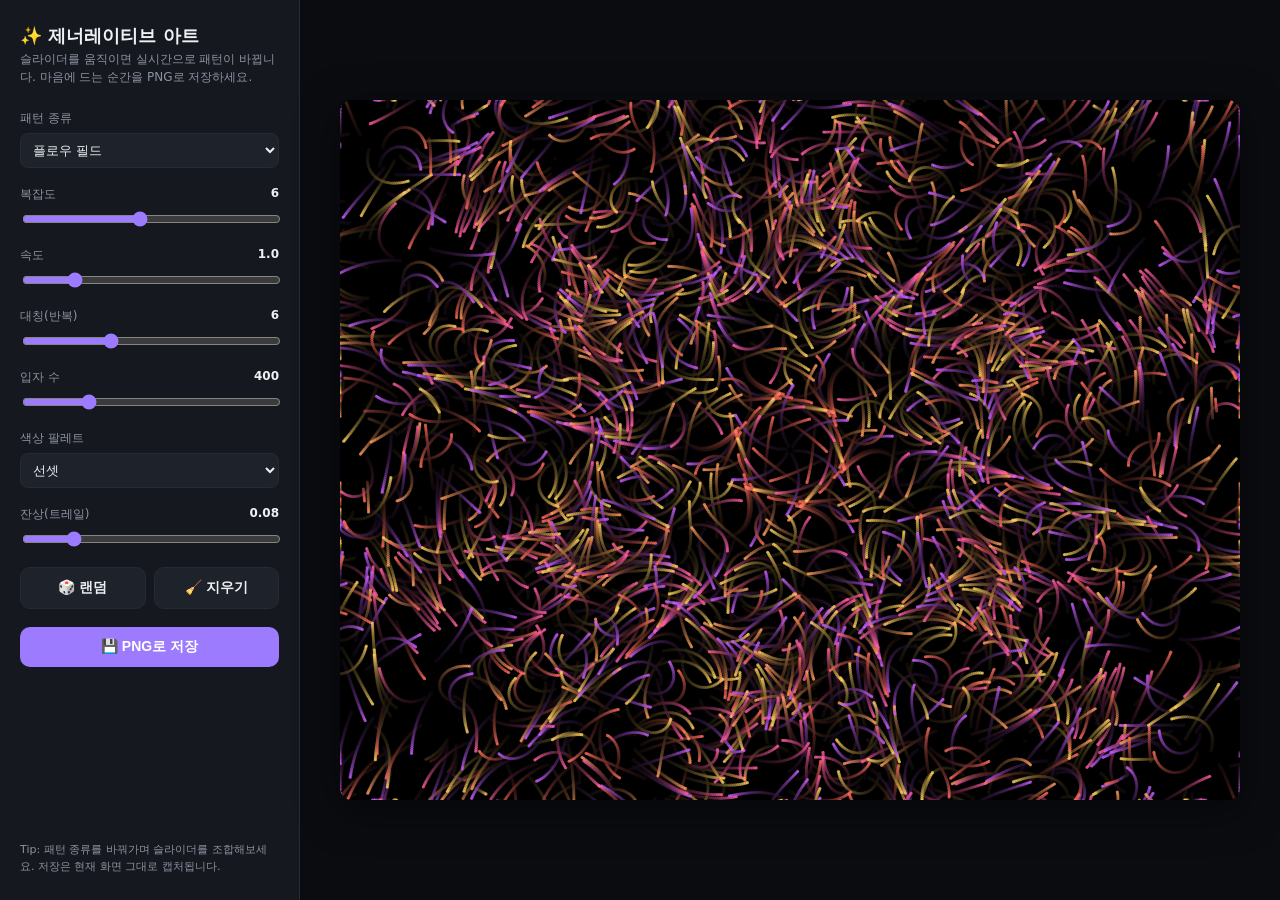
<file: art-playground/index.html>
<!DOCTYPE html>
<html lang="ko">
<head>
<meta charset="UTF-8">
<meta name="viewport" content="width=device-width, initial-scale=1.0">
<title>제너레이티브 아트 플레이그라운드</title>
<style>
  :root{
    --bg:#0b0c10; --panel:#16181f; --border:#262a35; --text:#eef0f3; --sub:#8b93a1;
    --accent:#9d7bff;
  }
  *{box-sizing:border-box;}
  body{
    margin:0; font-family:'Segoe UI',system-ui,-apple-system,sans-serif;
    background:var(--bg); color:var(--text); display:flex; min-height:100vh;
  }
  .side{
    width:300px; flex-shrink:0; background:var(--panel); border-right:1px solid var(--border);
    padding:24px 20px; display:flex; flex-direction:column; gap:18px; overflow-y:auto;
  }
  h1{ font-size:18px; margin:0 0 2px; }
  .sub{ color:var(--sub); font-size:12px; margin-bottom:6px; line-height:1.5; }
  .field{ display:flex; flex-direction:column; gap:6px; }
  .field label{ font-size:12px; color:var(--sub); display:flex; justify-content:space-between; }
  .field label span.val{ color:var(--text); font-weight:600; }
  input[type=range]{ width:100%; accent-color:var(--accent); }
  select{
    background:#1e222b; color:var(--text); border:1px solid var(--border); border-radius:8px;
    padding:8px; font-size:13px;
  }
  .btn{
    border:none; border-radius:10px; padding:11px; font-size:14px; font-weight:600; cursor:pointer;
    background:var(--accent); color:#fff; transition:.15s;
  }
  .btn:hover{ filter:brightness(1.12); }
  .btn.secondary{ background:#1e222b; color:var(--text); border:1px solid var(--border); }
  .row{ display:flex; gap:8px; }
  .row .btn{ flex:1; }
  .canvas-wrap{ flex:1; display:flex; align-items:center; justify-content:center; padding:20px; }
  canvas{ background:#000; border-radius:12px; box-shadow:0 10px 40px rgba(0,0,0,.5); max-width:100%; max-height:calc(100vh - 40px); }
  .footer-note{ font-size:11px; color:var(--sub); margin-top:auto; line-height:1.6; }
</style>
</head>
<body>
  <div class="side">
    <div>
      <h1>✨ 제너레이티브 아트</h1>
      <div class="sub">슬라이더를 움직이면 실시간으로 패턴이 바뀝니다. 마음에 드는 순간을 PNG로 저장하세요.</div>
    </div>

    <div class="field">
      <label>패턴 종류</label>
      <select id="patternType">
        <option value="flowfield">플로우 필드</option>
        <option value="spiro">스피로그래프</option>
        <option value="orbit">궤도 입자</option>
      </select>
    </div>

    <div class="field">
      <label>복잡도 <span class="val" id="complexityVal">6</span></label>
      <input type="range" id="complexity" min="1" max="12" value="6">
    </div>
    <div class="field">
      <label>속도 <span class="val" id="speedVal">1.0</span></label>
      <input type="range" id="speed" min="1" max="50" value="10">
    </div>
    <div class="field">
      <label>대칭(반복) <span class="val" id="symmetryVal">6</span></label>
      <input type="range" id="symmetry" min="1" max="16" value="6">
    </div>
    <div class="field">
      <label>입자 수 <span class="val" id="countVal">400</span></label>
      <input type="range" id="count" min="50" max="1500" value="400">
    </div>
    <div class="field">
      <label>색상 팔레트</label>
      <select id="palette">
        <option value="sunset">선셋</option>
        <option value="neon">네온</option>
        <option value="ice">아이스</option>
        <option value="mono">모노크롬</option>
        <option value="rainbow">레인보우</option>
      </select>
    </div>
    <div class="field">
      <label>잔상(트레일) <span class="val" id="trailVal">0.08</span></label>
      <input type="range" id="trail" min="1" max="40" value="8">
    </div>

    <div class="row">
      <button class="btn secondary" id="randomizeBtn">🎲 랜덤</button>
      <button class="btn secondary" id="clearBtn">🧹 지우기</button>
    </div>
    <button class="btn" id="saveBtn">💾 PNG로 저장</button>

    <div class="footer-note">Tip: 패턴 종류를 바꿔가며 슬라이더를 조합해보세요. 저장은 현재 화면 그대로 캡처됩니다.</div>
  </div>

  <div class="canvas-wrap">
    <canvas id="cv" width="900" height="700"></canvas>
  </div>

<script>
const canvas = document.getElementById('cv');
const ctx = canvas.getContext('2d');
const W = canvas.width, H = canvas.height;

const els = {
  patternType: document.getElementById('patternType'),
  complexity: document.getElementById('complexity'),
  speed: document.getElementById('speed'),
  symmetry: document.getElementById('symmetry'),
  count: document.getElementById('count'),
  palette: document.getElementById('palette'),
  trail: document.getElementById('trail'),
};
const vals = {
  complexityVal: document.getElementById('complexityVal'),
  speedVal: document.getElementById('speedVal'),
  symmetryVal: document.getElementById('symmetryVal'),
  countVal: document.getElementById('countVal'),
  trailVal: document.getElementById('trailVal'),
};

function updateLabels(){
  vals.complexityVal.textContent = els.complexity.value;
  vals.speedVal.textContent = (els.speed.value/10).toFixed(1);
  vals.symmetryVal.textContent = els.symmetry.value;
  vals.countVal.textContent = els.count.value;
  vals.trailVal.textContent = (els.trail.value/100).toFixed(2);
}
Object.values(els).forEach(el=>el.addEventListener('input', updateLabels));
updateLabels();

const palettes = {
  sunset: ['#ff6b5e','#ff9d5e','#ffd15e','#ff5ea0','#c85eff'],
  neon:   ['#39ff14','#00f0ff','#ff00e6','#ffe600','#ff003c'],
  ice:    ['#a0e8ff','#5ec8ff','#8fb8ff','#e0f7ff','#4fa8ff'],
  mono:   ['#ffffff','#cccccc','#999999','#666666','#e8e8e8'],
  rainbow:['#ff0000','#ff9900','#ffee00','#33ff00','#00c3ff','#7700ff','#ff00c8'],
};
function pickColor(){
  const p = palettes[els.palette.value];
  return p[Math.floor(Math.random()*p.length)];
}

let t = 0;
let particles = [];

function initParticles(){
  const n = parseInt(els.count.value,10);
  particles = [];
  for(let i=0;i<n;i++){
    particles.push({
      x: Math.random()*W, y: Math.random()*H,
      a: Math.random()*Math.PI*2,
      hueOffset: Math.random(),
      color: pickColor(),
      orbitR: 20+Math.random()*250,
      orbitA: Math.random()*Math.PI*2,
      orbitSpeed: (Math.random()-0.5)*0.02,
    });
  }
}
initParticles();
els.count.addEventListener('change', initParticles);
els.palette.addEventListener('change', ()=>{ particles.forEach(p=>p.color = pickColor()); });

function noise(x,y,tt){
  return Math.sin(x*0.01 + tt) + Math.cos(y*0.013 - tt*1.3) + Math.sin((x+y)*0.007 + tt*0.7);
}

function drawFlowField(){
  const complexity = parseInt(els.complexity.value,10);
  const speed = parseInt(els.speed.value,10)/10;
  const sym = parseInt(els.symmetry.value,10);
  ctx.save();
  particles.forEach(p=>{
    const angle = noise(p.x*complexity*0.1, p.y*complexity*0.1, t) * Math.PI;
    p.x += Math.cos(angle)*speed*2;
    p.y += Math.sin(angle)*speed*2;
    if(p.x<0)p.x=W; if(p.x>W)p.x=0; if(p.y<0)p.y=H; if(p.y>H)p.y=0;

    for(let s=0;s<sym;s++){
      const ang = (Math.PI*2/sym)*s;
      const cx = W/2, cy = H/2;
      const dx = p.x-cx, dy = p.y-cy;
      const rx = dx*Math.cos(ang)-dy*Math.sin(ang);
      const ry = dx*Math.sin(ang)+dy*Math.cos(ang);
      ctx.fillStyle = p.color;
      ctx.globalAlpha = 0.8;
      ctx.beginPath();
      ctx.arc(cx+rx, cy+ry, 1.6, 0, Math.PI*2);
      ctx.fill();
    }
  });
  ctx.restore();
}

function drawSpiro(){
  const complexity = parseInt(els.complexity.value,10);
  const speed = parseInt(els.speed.value,10)/10;
  const sym = parseInt(els.symmetry.value,10);
  const cx=W/2, cy=H/2;
  const R = 180, r = 40 + complexity*8, d = 60 + (complexity%7)*10;
  ctx.save();
  for(let s=0;s<sym;s++){
    const phase = (Math.PI*2/sym)*s;
    const angle = t*speed + phase;
    const x = (R-r)*Math.cos(angle) + d*Math.cos(((R-r)/r)*angle);
    const y = (R-r)*Math.sin(angle) - d*Math.sin(((R-r)/r)*angle);
    ctx.fillStyle = pickColor();
    ctx.globalAlpha = 0.9;
    ctx.beginPath();
    ctx.arc(cx+x, cy+y, 2.2, 0, Math.PI*2);
    ctx.fill();
  }
  ctx.restore();
}

function drawOrbit(){
  const speed = parseInt(els.speed.value,10)/10;
  const sym = parseInt(els.symmetry.value,10);
  const cx=W/2, cy=H/2;
  ctx.save();
  particles.forEach(p=>{
    p.orbitA += p.orbitSpeed*speed;
    const x = Math.cos(p.orbitA)*p.orbitR;
    const y = Math.sin(p.orbitA)*p.orbitR*0.6;
    for(let s=0;s<sym;s++){
      const ang = (Math.PI*2/sym)*s;
      const rx = x*Math.cos(ang)-y*Math.sin(ang);
      const ry = x*Math.sin(ang)+y*Math.cos(ang);
      ctx.fillStyle = p.color;
      ctx.globalAlpha = 0.85;
      ctx.beginPath();
      ctx.arc(cx+rx, cy+ry, 1.8, 0, Math.PI*2);
      ctx.fill();
    }
  });
  ctx.restore();
}

function frame(){
  const trail = parseInt(els.trail.value,10)/100;
  ctx.fillStyle = `rgba(0,0,0,${trail})`;
  ctx.fillRect(0,0,W,H);

  const mode = els.patternType.value;
  if(mode==='flowfield') drawFlowField();
  else if(mode==='spiro') drawSpiro();
  else drawOrbit();

  t += 0.01;
  requestAnimationFrame(frame);
}
frame();

document.getElementById('randomizeBtn').addEventListener('click', ()=>{
  els.complexity.value = 1+Math.floor(Math.random()*12);
  els.speed.value = 1+Math.floor(Math.random()*50);
  els.symmetry.value = 1+Math.floor(Math.random()*16);
  els.trail.value = 1+Math.floor(Math.random()*40);
  const types=['flowfield','spiro','orbit'];
  els.patternType.value = types[Math.floor(Math.random()*types.length)];
  const pals = Object.keys(palettes);
  els.palette.value = pals[Math.floor(Math.random()*pals.length)];
  particles.forEach(p=>p.color = pickColor());
  updateLabels();
});

document.getElementById('clearBtn').addEventListener('click', ()=>{
  ctx.fillStyle = '#000';
  ctx.fillRect(0,0,W,H);
});

document.getElementById('saveBtn').addEventListener('click', ()=>{
  const link = document.createElement('a');
  link.download = `generative-art-${Date.now()}.png`;
  link.href = canvas.toDataURL('image/png');
  link.click();
});
</script>
</body>
</html>
</file>
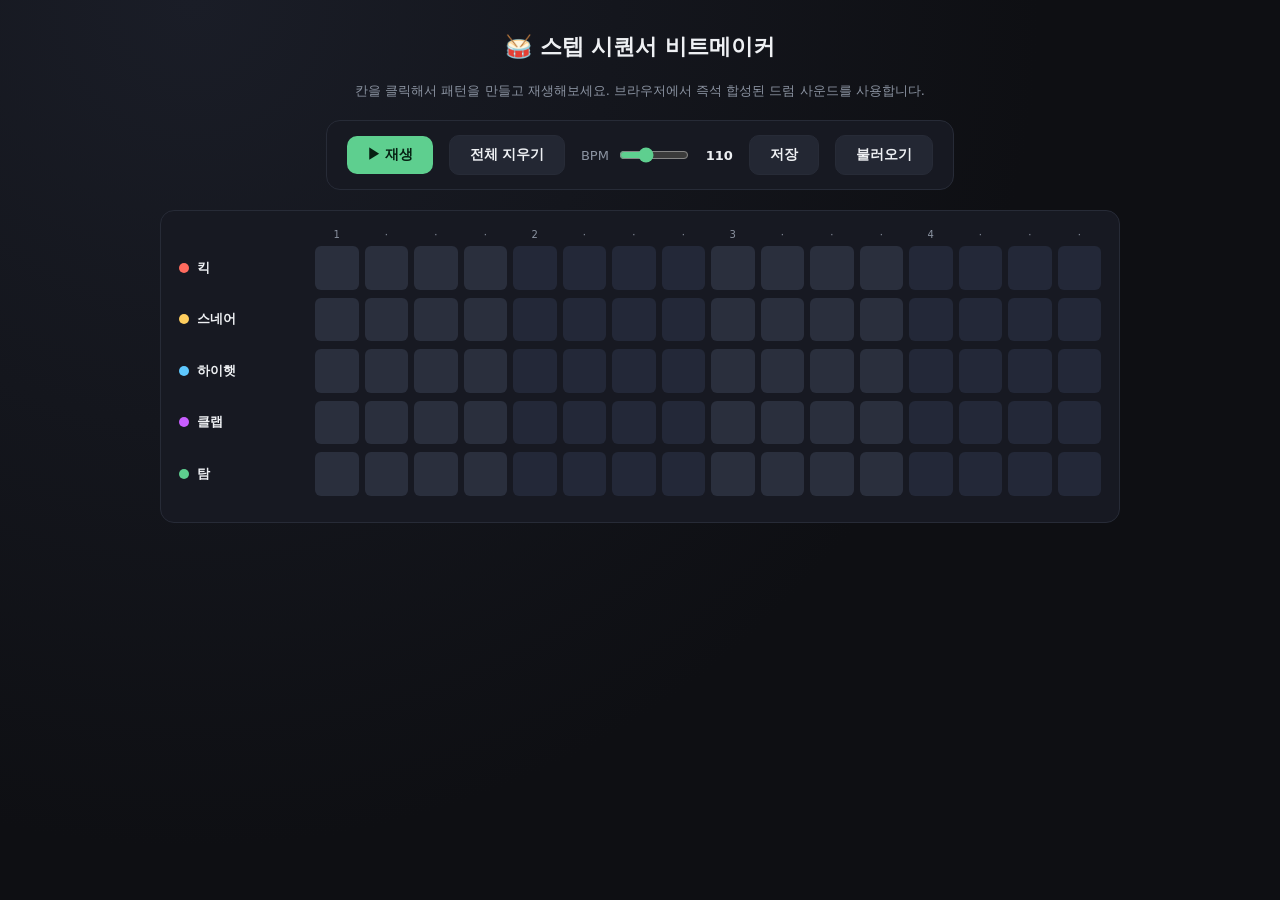
<file: beat-sequencer/index.html>
<!DOCTYPE html>
<html lang="ko">
<head>
<meta charset="UTF-8">
<meta name="viewport" content="width=device-width, initial-scale=1.0">
<title>스텝 시퀀서 비트메이커</title>
<style>
  :root{
    --bg:#0e0f13; --panel:#171922; --border:#272b37; --text:#eef0f3; --sub:#8b93a1;
    --accent:#5ecf8f; --beat:#2a2f3d;
  }
  *{box-sizing:border-box;}
  body{
    margin:0; font-family:'Segoe UI',system-ui,-apple-system,sans-serif;
    background:radial-gradient(circle at 15% 0%, #1a1d27, #0e0f13 60%);
    color:var(--text); min-height:100vh; display:flex; flex-direction:column; align-items:center;
    padding:32px 16px; gap:20px;
  }
  h1{ margin:0; font-size:22px; }
  .sub{ color:var(--sub); font-size:13px; text-align:center; }

  .transport{ display:flex; align-items:center; gap:16px; background:var(--panel); border:1px solid var(--border); border-radius:14px; padding:14px 20px; flex-wrap:wrap; justify-content:center; }
  .btn{ border:none; border-radius:10px; padding:10px 20px; font-size:14px; font-weight:700; cursor:pointer; background:var(--accent); color:#062012; }
  .btn:hover{ filter:brightness(1.1); }
  .btn.secondary{ background:#232733; color:var(--text); border:1px solid var(--border); }
  .bpm-field{ display:flex; align-items:center; gap:8px; font-size:13px; color:var(--sub); }
  .bpm-field input{ width:70px; accent-color:var(--accent); }
  .bpm-field b{ color:var(--text); min-width:34px; display:inline-block; text-align:right; }

  .sequencer{ width:100%; max-width:960px; background:var(--panel); border:1px solid var(--border); border-radius:14px; padding:18px; overflow-x:auto; }
  .track-row{ display:grid; grid-template-columns:130px repeat(16, 1fr); gap:6px; align-items:center; margin-bottom:8px; }
  .track-name{ font-size:13px; font-weight:600; display:flex; align-items:center; gap:8px; }
  .track-name .dot{ width:10px; height:10px; border-radius:50%; }
  .step{
    aspect-ratio:1/1; border-radius:6px; background:var(--beat); cursor:pointer; border:1px solid transparent;
    transition:.1s;
  }
  .step:hover{ filter:brightness(1.3); }
  .step.on{ box-shadow:0 0 0 1px rgba(255,255,255,.15) inset; }
  .step.group-alt{ background:#232838; }
  .step.playing{ outline:2px solid #fff; outline-offset:-2px; }
  .vol{ width:60px; accent-color:var(--accent); }

  .beat-markers{ display:grid; grid-template-columns:130px repeat(16,1fr); gap:6px; margin-bottom:6px; }
  .beat-markers span{ text-align:center; font-size:10px; color:var(--sub); }

  .patterns{ display:flex; gap:8px; flex-wrap:wrap; justify-content:center; }
</style>
</head>
<body>
  <h1>🥁 스텝 시퀀서 비트메이커</h1>
  <div class="sub">칸을 클릭해서 패턴을 만들고 재생해보세요. 브라우저에서 즉석 합성된 드럼 사운드를 사용합니다.</div>

  <div class="transport">
    <button class="btn" id="playBtn">▶ 재생</button>
    <button class="btn secondary" id="clearBtn">전체 지우기</button>
    <div class="bpm-field">BPM <input type="range" id="bpm" min="60" max="200" value="110"> <b id="bpmVal">110</b></div>
    <button class="btn secondary" id="saveBtn">저장</button>
    <button class="btn secondary" id="loadBtn">불러오기</button>
  </div>

  <div class="sequencer">
    <div class="beat-markers" id="markers"></div>
    <div id="tracks"></div>
  </div>

<script>
const STEPS = 16;
const TRACKS = [
  { id:'kick',  name:'킥',   color:'#ff6b5e' },
  { id:'snare', name:'스네어', color:'#ffce5e' },
  { id:'hihat', name:'하이햇', color:'#5ec8ff' },
  { id:'clap',  name:'클랩',  color:'#c85eff' },
  { id:'tom',   name:'탐',   color:'#5ecf8f' },
];

let pattern = {};
TRACKS.forEach(t=> pattern[t.id] = Array(STEPS).fill(false));
let volumes = {}; TRACKS.forEach(t=> volumes[t.id]=0.8);

const tracksEl = document.getElementById('tracks');
const markersEl = document.getElementById('markers');

// markers row
const cornerSpacer = document.createElement('span'); cornerSpacer.textContent='';
markersEl.appendChild(cornerSpacer);
for(let i=0;i<STEPS;i++){
  const s = document.createElement('span');
  s.textContent = (i%4===0) ? (i/4+1) : '·';
  markersEl.appendChild(s);
}

function buildUI(){
  TRACKS.forEach(track=>{
    const row = document.createElement('div');
    row.className = 'track-row';

    const nameCell = document.createElement('div');
    nameCell.className = 'track-name';
    nameCell.innerHTML = `<span class="dot" style="background:${track.color}"></span>${track.name}`;
    row.appendChild(nameCell);

    for(let i=0;i<STEPS;i++){
      const step = document.createElement('div');
      step.className = 'step' + (Math.floor(i/4)%2===1 ? ' group-alt':'');
      step.dataset.track = track.id;
      step.dataset.index = i;
      step.addEventListener('click', ()=>{
        pattern[track.id][i] = !pattern[track.id][i];
        step.classList.toggle('on');
        step.style.background = pattern[track.id][i] ? track.color : (Math.floor(i/4)%2===1 ? '#232838' : '#2a2f3d');
      });
      row.appendChild(step);
    }
    tracksEl.appendChild(row);
  });
}
buildUI();

// --- Audio synthesis ---
let audioCtx = null;
function ctx(){
  if(!audioCtx) audioCtx = new (window.AudioContext||window.webkitAudioContext)();
  return audioCtx;
}

function playKick(time, vol){
  const c = ctx();
  const o = c.createOscillator();
  const g = c.createGain();
  o.connect(g); g.connect(c.destination);
  o.frequency.setValueAtTime(150, time);
  o.frequency.exponentialRampToValueAtTime(40, time+0.15);
  g.gain.setValueAtTime(vol, time);
  g.gain.exponentialRampToValueAtTime(0.001, time+0.35);
  o.start(time); o.stop(time+0.36);
}
function playSnare(time, vol){
  const c = ctx();
  const bufferSize = c.sampleRate*0.2;
  const buffer = c.createBuffer(1, bufferSize, c.sampleRate);
  const data = buffer.getChannelData(0);
  for(let i=0;i<bufferSize;i++) data[i] = Math.random()*2-1;
  const noise = c.createBufferSource(); noise.buffer = buffer;
  const noiseFilter = c.createBiquadFilter(); noiseFilter.type='highpass'; noiseFilter.frequency.value=1000;
  const noiseGain = c.createGain();
  noise.connect(noiseFilter); noiseFilter.connect(noiseGain); noiseGain.connect(c.destination);
  noiseGain.gain.setValueAtTime(vol, time);
  noiseGain.gain.exponentialRampToValueAtTime(0.001, time+0.2);

  const o = c.createOscillator(); const og = c.createGain();
  o.type='triangle'; o.frequency.value=180;
  o.connect(og); og.connect(c.destination);
  og.gain.setValueAtTime(vol*0.6, time);
  og.gain.exponentialRampToValueAtTime(0.001, time+0.12);

  noise.start(time); noise.stop(time+0.2);
  o.start(time); o.stop(time+0.12);
}
function playHihat(time, vol){
  const c = ctx();
  const bufferSize = c.sampleRate*0.05;
  const buffer = c.createBuffer(1, bufferSize, c.sampleRate);
  const data = buffer.getChannelData(0);
  for(let i=0;i<bufferSize;i++) data[i] = Math.random()*2-1;
  const noise = c.createBufferSource(); noise.buffer = buffer;
  const filter = c.createBiquadFilter(); filter.type='highpass'; filter.frequency.value=7000;
  const gain = c.createGain();
  noise.connect(filter); filter.connect(gain); gain.connect(c.destination);
  gain.gain.setValueAtTime(vol*0.5, time);
  gain.gain.exponentialRampToValueAtTime(0.001, time+0.05);
  noise.start(time); noise.stop(time+0.05);
}
function playClap(time, vol){
  const c = ctx();
  for(let k=0;k<3;k++){
    const t2 = time + k*0.01;
    const bufferSize = c.sampleRate*0.08;
    const buffer = c.createBuffer(1, bufferSize, c.sampleRate);
    const data = buffer.getChannelData(0);
    for(let i=0;i<bufferSize;i++) data[i] = Math.random()*2-1;
    const noise = c.createBufferSource(); noise.buffer = buffer;
    const filter = c.createBiquadFilter(); filter.type='bandpass'; filter.frequency.value=1500;
    const gain = c.createGain();
    noise.connect(filter); filter.connect(gain); gain.connect(c.destination);
    gain.gain.setValueAtTime(vol*0.5, t2);
    gain.gain.exponentialRampToValueAtTime(0.001, t2+0.08);
    noise.start(t2); noise.stop(t2+0.08);
  }
}
function playTom(time, vol){
  const c = ctx();
  const o = c.createOscillator(); const g = c.createGain();
  o.connect(g); g.connect(c.destination);
  o.frequency.setValueAtTime(220, time);
  o.frequency.exponentialRampToValueAtTime(80, time+0.25);
  g.gain.setValueAtTime(vol, time);
  g.gain.exponentialRampToValueAtTime(0.001, time+0.3);
  o.start(time); o.stop(time+0.3);
}
const players = { kick:playKick, snare:playSnare, hihat:playHihat, clap:playClap, tom:playTom };

// --- Sequencer scheduling ---
let currentStep = 0;
let isPlaying = false;
let timerId = null;
let nextNoteTime = 0;
const scheduleAheadTime = 0.1;
const lookahead = 25;

function scheduler(){
  while(nextNoteTime < ctx().currentTime + scheduleAheadTime){
    TRACKS.forEach(track=>{
      if(pattern[track.id][currentStep]){
        players[track.id](nextNoteTime, volumes[track.id]);
      }
    });
    highlightStep(currentStep);
    const bpm = parseInt(document.getElementById('bpm').value,10);
    const secondsPerStep = 60/bpm/4;
    nextNoteTime += secondsPerStep;
    currentStep = (currentStep+1) % STEPS;
  }
  timerId = setTimeout(scheduler, lookahead);
}

let lastHighlighted = -1;
function highlightStep(step){
  document.querySelectorAll('.step').forEach(el=>{
    el.classList.toggle('playing', parseInt(el.dataset.index,10)===step);
  });
}

const playBtn = document.getElementById('playBtn');
playBtn.addEventListener('click', ()=>{
  if(!isPlaying){
    ctx().resume();
    isPlaying = true;
    currentStep = 0;
    nextNoteTime = ctx().currentTime + 0.05;
    scheduler();
    playBtn.textContent = '⏸ 정지';
  } else {
    isPlaying = false;
    clearTimeout(timerId);
    playBtn.textContent = '▶ 재생';
    document.querySelectorAll('.step').forEach(el=>el.classList.remove('playing'));
  }
});

document.getElementById('bpm').addEventListener('input', (e)=>{
  document.getElementById('bpmVal').textContent = e.target.value;
});

document.getElementById('clearBtn').addEventListener('click', ()=>{
  TRACKS.forEach(t=> pattern[t.id] = Array(STEPS).fill(false));
  document.querySelectorAll('.step').forEach(el=>{
    el.classList.remove('on');
    const i = parseInt(el.dataset.index,10);
    el.style.background = Math.floor(i/4)%2===1 ? '#232838' : '#2a2f3d';
  });
});

document.getElementById('saveBtn').addEventListener('click', ()=>{
  localStorage.setItem('beatpattern_v1', JSON.stringify({pattern, bpm:document.getElementById('bpm').value}));
  alert('패턴이 저장되었습니다!');
});
document.getElementById('loadBtn').addEventListener('click', ()=>{
  const saved = localStorage.getItem('beatpattern_v1');
  if(!saved){ alert('저장된 패턴이 없습니다.'); return; }
  const data = JSON.parse(saved);
  pattern = data.pattern;
  document.getElementById('bpm').value = data.bpm;
  document.getElementById('bpmVal').textContent = data.bpm;
  document.querySelectorAll('.step').forEach(el=>{
    const trackId = el.dataset.track;
    const i = parseInt(el.dataset.index,10);
    const on = pattern[trackId][i];
    el.classList.toggle('on', on);
    const track = TRACKS.find(t=>t.id===trackId);
    el.style.background = on ? track.color : (Math.floor(i/4)%2===1 ? '#232838' : '#2a2f3d');
  });
});
</script>
</body>
</html>
</file>
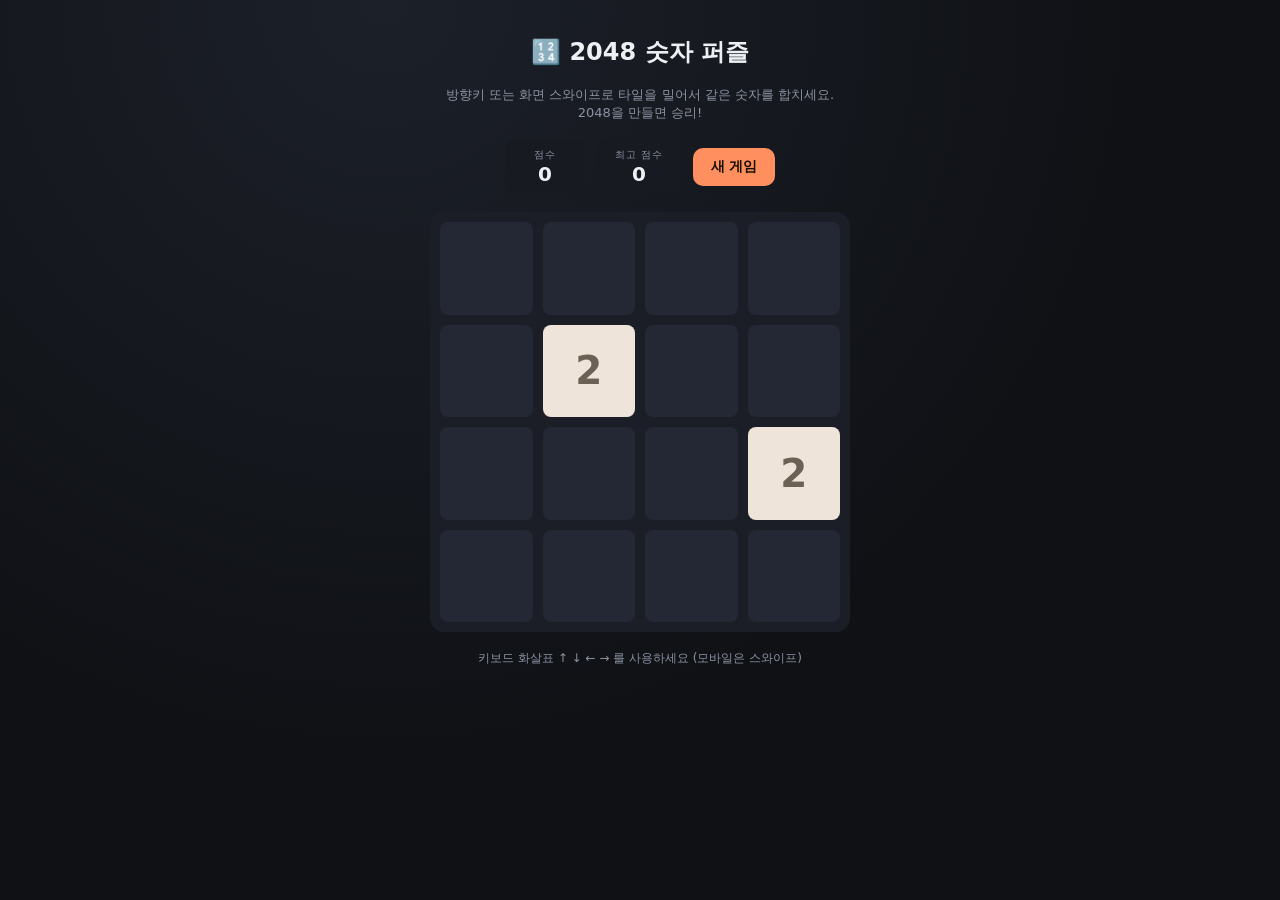
<file: number-puzzle/index.html>
<!DOCTYPE html>
<html lang="ko">
<head>
<meta charset="UTF-8">
<meta name="viewport" content="width=device-width, initial-scale=1.0">
<title>2048 숫자 퍼즐</title>
<style>
  :root{
    --bg:#0f1115; --panel:#171a21; --board:#1b1e26; --cell:#242835; --text:#eef0f3; --sub:#8b93a1;
    --accent:#ff8f5e;
  }
  *{box-sizing:border-box;}
  body{
    margin:0; font-family:'Segoe UI',system-ui,-apple-system,sans-serif;
    background:radial-gradient(circle at 30% 0%, #1c2029, #0f1115 60%);
    color:var(--text); min-height:100vh; display:flex; flex-direction:column; align-items:center;
    padding:36px 16px; gap:18px;
  }
  h1{ margin:0; font-size:24px; }
  .sub{ color:var(--sub); font-size:13px; text-align:center; max-width:420px; }
  .topbar{ display:flex; gap:12px; align-items:center; }
  .score-box{ background:var(--panel); border-radius:10px; padding:8px 18px; text-align:center; min-width:80px; }
  .score-box .label{ font-size:10px; color:var(--sub); text-transform:uppercase; letter-spacing:1px; }
  .score-box .value{ font-size:20px; font-weight:700; }
  .btn{
    border:none; border-radius:10px; padding:10px 18px; font-size:14px; font-weight:600;
    background:var(--accent); color:#1a1000; cursor:pointer;
  }
  .btn:hover{ filter:brightness(1.08); }

  .board-wrap{ position:relative; }
  .board{
    position:relative; background:var(--board); border-radius:14px; padding:10px;
    display:grid; grid-template-columns:repeat(4,1fr); grid-template-rows:repeat(4,1fr);
    gap:10px; width:min(90vw,420px); height:min(90vw,420px);
  }
  .cell-bg{ background:var(--cell); border-radius:8px; }
  .tile{
    position:absolute; display:flex; align-items:center; justify-content:center;
    border-radius:8px; font-weight:700; transition:top .12s ease, left .12s ease, transform .12s ease;
    font-size:26px; color:#1a1000;
  }
  .overlay{
    position:absolute; inset:0; background:rgba(15,17,21,.88); border-radius:14px;
    display:none; flex-direction:column; align-items:center; justify-content:center; gap:14px; z-index:5;
  }
  .overlay.show{ display:flex; }
  .overlay .msg{ font-size:22px; font-weight:700; }
  .hint{ color:var(--sub); font-size:12px; }
</style>
</head>
<body>
  <h1>🔢 2048 숫자 퍼즐</h1>
  <div class="sub">방향키 또는 화면 스와이프로 타일을 밀어서 같은 숫자를 합치세요. 2048을 만들면 승리!</div>

  <div class="topbar">
    <div class="score-box"><div class="label">점수</div><div class="value" id="score">0</div></div>
    <div class="score-box"><div class="label">최고 점수</div><div class="value" id="best">0</div></div>
    <button class="btn" id="newGameBtn">새 게임</button>
  </div>

  <div class="board-wrap">
    <div class="board" id="board">
      <div class="overlay" id="overlay">
        <div class="msg" id="overlayMsg">게임 종료</div>
        <button class="btn" id="overlayRestart">다시 시작</button>
      </div>
    </div>
  </div>
  <div class="hint">키보드 화살표 ↑ ↓ ← → 를 사용하세요 (모바일은 스와이프)</div>

<script>
const SIZE = 4;
const board = document.getElementById('board');
const scoreEl = document.getElementById('score');
const bestEl = document.getElementById('best');
const overlay = document.getElementById('overlay');
const overlayMsg = document.getElementById('overlayMsg');

const BEST_KEY = 'puzzle2048_best';
let best = parseInt(localStorage.getItem(BEST_KEY) || '0', 10);
bestEl.textContent = best;

let grid, score, won, over, tileId;

const colorByValue = {
  2:'#eee4da', 4:'#ede0c8', 8:'#f2b179', 16:'#f59563', 32:'#f67c5f', 64:'#f65e3b',
  128:'#edcf72', 256:'#edcc61', 512:'#edc850', 1024:'#edc53f', 2048:'#edc22e',
};

function emptyGrid(){
  return Array.from({length:SIZE}, ()=>Array(SIZE).fill(null));
}

function newGame(){
  grid = emptyGrid();
  score = 0; won = false; over = false; tileId = 1;
  overlay.classList.remove('show');
  addRandomTile(); addRandomTile();
  renderCellBg();
  render();
}

function renderCellBg(){
  board.querySelectorAll('.cell-bg, .tile').forEach(el=>el.remove());
  for(let i=0;i<SIZE*SIZE;i++){
    const c = document.createElement('div');
    c.className = 'cell-bg';
    board.appendChild(c);
  }
}

function addRandomTile(){
  const empties = [];
  for(let r=0;r<SIZE;r++) for(let c=0;c<SIZE;c++) if(!grid[r][c]) empties.push([r,c]);
  if(empties.length===0) return;
  const [r,c] = empties[Math.floor(Math.random()*empties.length)];
  grid[r][c] = { value: Math.random()<0.9?2:4, id: tileId++, isNew:true };
}

function cellRect(){
  const padding = 10, gap = 10;
  const boardSize = board.clientWidth;
  const cellSize = (boardSize - padding*2 - gap*(SIZE-1))/SIZE;
  return { padding, gap, cellSize };
}

function render(){
  board.querySelectorAll('.tile').forEach(el=>el.remove());
  const { padding, gap, cellSize } = cellRect();
  for(let r=0;r<SIZE;r++){
    for(let c=0;c<SIZE;c++){
      const t = grid[r][c];
      if(!t) continue;
      const el = document.createElement('div');
      el.className='tile';
      el.textContent = t.value;
      const bg = colorByValue[t.value] || '#3c3a32';
      el.style.background = bg;
      el.style.color = t.value<=4 ? '#6b6255' : '#fff8f0';
      el.style.width = cellSize+'px';
      el.style.height = cellSize+'px';
      el.style.left = (padding + c*(cellSize+gap))+'px';
      el.style.top = (padding + r*(cellSize+gap))+'px';
      el.style.fontSize = (cellSize*0.42)+'px';
      if(t.isNew){
        el.style.transform='scale(0.3)';
        requestAnimationFrame(()=>{ el.style.transform='scale(1)'; });
        t.isNew=false;
      }
      board.appendChild(el);
    }
  }
  scoreEl.textContent = score;
  if(score>best){ best=score; localStorage.setItem(BEST_KEY,best); bestEl.textContent=best; }
}

function slideRow(row){
  const filtered = row.filter(x=>x);
  const merged = [];
  let gained = 0;
  for(let i=0;i<filtered.length;i++){
    if(i<filtered.length-1 && filtered[i].value===filtered[i+1].value){
      const val = filtered[i].value*2;
      merged.push({ value:val, id:filtered[i].id, isNew:false, merged:true });
      gained += val;
      if(val===2048) won=true;
      i++;
    } else {
      merged.push(filtered[i]);
    }
  }
  while(merged.length<SIZE) merged.push(null);
  return { row: merged, gained };
}

function rotateGrid(g){
  const ng = emptyGrid();
  for(let r=0;r<SIZE;r++) for(let c=0;c<SIZE;c++) ng[c][SIZE-1-r]=g[r][c];
  return ng;
}

function move(direction){
  if(over) return;
  let g = grid.map(row=>row.slice());
  let rotations = { left:0, up:3, right:2, down:1 }[direction];
  for(let i=0;i<rotations;i++) g = rotateGrid(g);

  let moved = false, gainedTotal = 0;
  for(let r=0;r<SIZE;r++){
    const before = g[r].map(x=>x?x.value:null).join(',');
    const { row, gained } = slideRow(g[r]);
    g[r] = row;
    gainedTotal += gained;
    const after = g[r].map(x=>x?x.value:null).join(',');
    if(before!==after) moved = true;
  }

  for(let i=0;i<(4-rotations)%4;i++) g = rotateGrid(g);

  if(moved){
    grid = g;
    score += gainedTotal;
    addRandomTile();
    render();
    checkGameOver();
    if(won) showOverlay('🎉 2048 달성! 승리했어요!');
  }
}

function checkGameOver(){
  for(let r=0;r<SIZE;r++){
    for(let c=0;c<SIZE;c++){
      if(!grid[r][c]) return;
      const v = grid[r][c].value;
      if(c<SIZE-1 && grid[r][c+1] && grid[r][c+1].value===v) return;
      if(r<SIZE-1 && grid[r+1][c] && grid[r+1][c].value===v) return;
    }
  }
  over = true;
  showOverlay('게임 종료! 더 이상 움직일 수 없어요');
}

function showOverlay(msg){
  overlayMsg.textContent = msg;
  overlay.classList.add('show');
}

document.addEventListener('keydown', e=>{
  const map = { ArrowLeft:'left', ArrowRight:'right', ArrowUp:'up', ArrowDown:'down' };
  if(map[e.key]){ e.preventDefault(); move(map[e.key]); }
});

let touchStartX=0, touchStartY=0;
board.addEventListener('touchstart', e=>{
  touchStartX = e.touches[0].clientX;
  touchStartY = e.touches[0].clientY;
}, {passive:true});
board.addEventListener('touchend', e=>{
  const dx = e.changedTouches[0].clientX - touchStartX;
  const dy = e.changedTouches[0].clientY - touchStartY;
  if(Math.max(Math.abs(dx),Math.abs(dy)) < 24) return;
  if(Math.abs(dx)>Math.abs(dy)) move(dx>0?'right':'left');
  else move(dy>0?'down':'up');
}, {passive:true});

document.getElementById('newGameBtn').addEventListener('click', newGame);
document.getElementById('overlayRestart').addEventListener('click', newGame);
window.addEventListener('resize', render);

newGame();
</script>
</body>
</html>
</file>
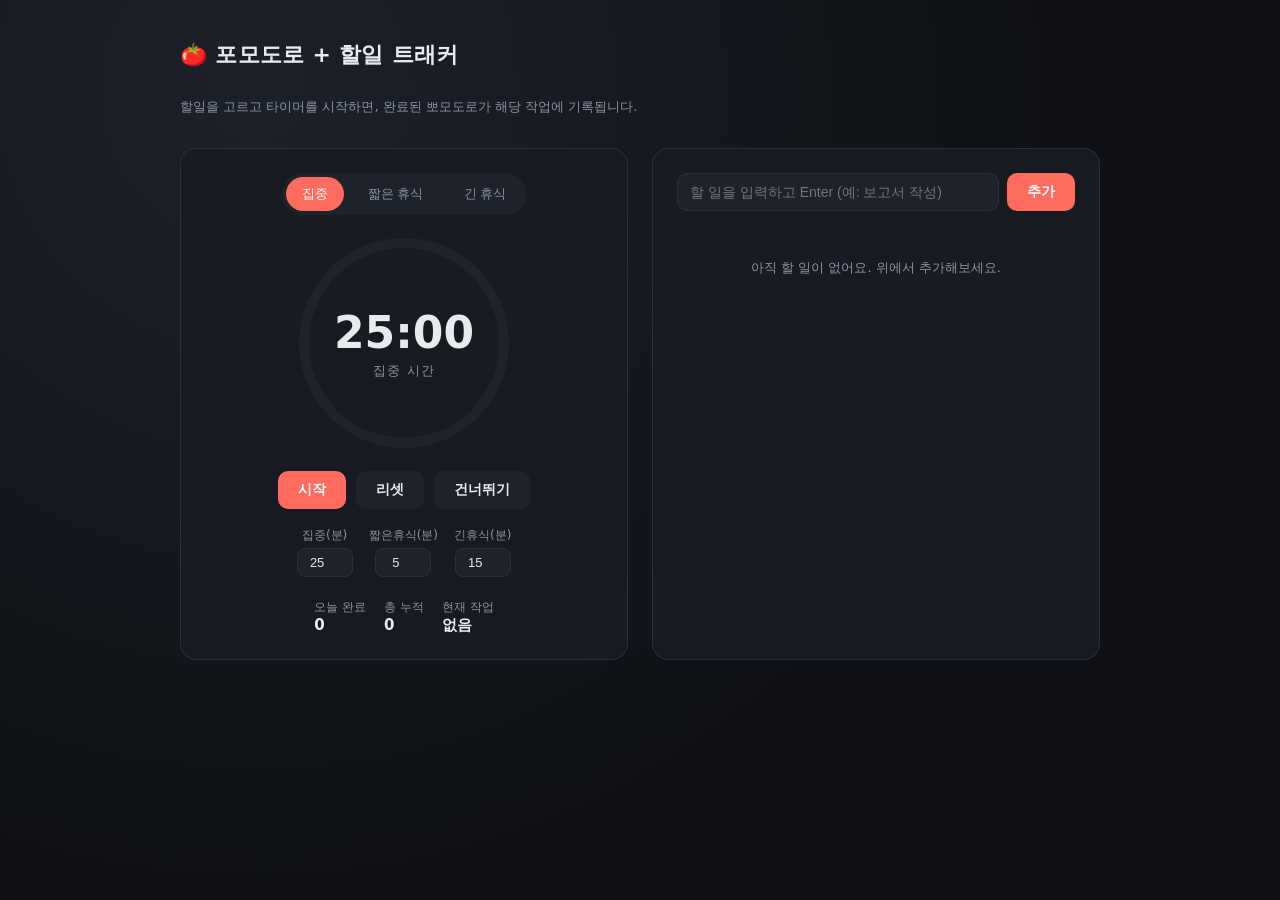
<file: pomodoro-tracker/index.html>
<!DOCTYPE html>
<html lang="ko">
<head>
<meta charset="UTF-8">
<meta name="viewport" content="width=device-width, initial-scale=1.0">
<title>포모도로 + 할일 트래커</title>
<style>
  :root{
    --bg:#0f1115; --panel:#171a21; --panel2:#1e222b; --border:#2a2f3a;
    --text:#e8eaed; --sub:#8b93a1; --accent:#ff6b5e; --accent2:#5ec8ff;
    --green:#5ecf8f; --radius:16px;
  }
  *{box-sizing:border-box;}
  body{
    margin:0; font-family:'Segoe UI',system-ui,-apple-system,sans-serif;
    background:radial-gradient(circle at 20% 10%,#1c2029,#0f1115 60%);
    color:var(--text); min-height:100vh; display:flex; align-items:flex-start; justify-content:center;
    padding:40px 20px;
  }
  .app{ width:100%; max-width:920px; display:grid; grid-template-columns:1fr 1fr; gap:24px; }
  @media (max-width:800px){ .app{grid-template-columns:1fr;} }
  h1{ grid-column:1/-1; font-size:22px; font-weight:600; margin:0 0 4px; letter-spacing:.3px; }
  .sub{ grid-column:1/-1; color:var(--sub); font-size:13px; margin-bottom:8px; }

  .card{ background:var(--panel); border:1px solid var(--border); border-radius:var(--radius); padding:24px; }

  /* Timer */
  .timer-card{ display:flex; flex-direction:column; align-items:center; gap:18px; }
  .mode-tabs{ display:flex; gap:8px; background:var(--panel2); padding:4px; border-radius:999px; }
  .mode-tabs button{
    border:none; background:transparent; color:var(--sub); padding:8px 16px; border-radius:999px;
    font-size:13px; cursor:pointer; transition:.2s;
  }
  .mode-tabs button.active{ background:var(--accent); color:#fff; }
  .ring-wrap{ position:relative; width:220px; height:220px; }
  svg{ transform:rotate(-90deg); }
  .ring-bg{ fill:none; stroke:var(--panel2); stroke-width:10; }
  .ring-fg{ fill:none; stroke:var(--accent); stroke-width:10; stroke-linecap:round; transition:stroke-dashoffset .3s linear, stroke .3s; }
  .ring-label{ position:absolute; inset:0; display:flex; flex-direction:column; align-items:center; justify-content:center; }
  .time{ font-size:44px; font-weight:700; font-variant-numeric:tabular-nums; }
  .phase{ color:var(--sub); font-size:13px; margin-top:4px; text-transform:uppercase; letter-spacing:1px; }
  .controls{ display:flex; gap:10px; }
  .btn{ border:none; border-radius:10px; padding:10px 20px; font-size:14px; font-weight:600; cursor:pointer; transition:.15s; }
  .btn-primary{ background:var(--accent); color:#fff; }
  .btn-primary:hover{ filter:brightness(1.1); }
  .btn-ghost{ background:var(--panel2); color:var(--text); }
  .btn-ghost:hover{ background:#262b36; }
  .settings-row{ display:flex; gap:16px; font-size:12px; color:var(--sub); }
  .settings-row label{ display:flex; flex-direction:column; gap:4px; align-items:center; }
  .settings-row input{
    width:56px; background:var(--panel2); border:1px solid var(--border); color:var(--text);
    border-radius:8px; padding:6px; text-align:center; font-size:13px;
  }
  .stat-line{ display:flex; gap:18px; margin-top:4px; font-size:12px; color:var(--sub); }
  .stat-line b{ color:var(--text); font-size:15px; display:block; }

  /* Tasks */
  .tasks-card{ display:flex; flex-direction:column; gap:14px; }
  .task-input{ display:flex; gap:8px; }
  .task-input input{
    flex:1; background:var(--panel2); border:1px solid var(--border); color:var(--text);
    border-radius:10px; padding:10px 12px; font-size:14px;
  }
  .task-input input:focus{ outline:1px solid var(--accent2); }
  ul.tasks{ list-style:none; margin:0; padding:0; display:flex; flex-direction:column; gap:8px; max-height:360px; overflow-y:auto; }
  ul.tasks li{
    display:flex; align-items:center; gap:10px; background:var(--panel2); border:1px solid var(--border);
    border-radius:10px; padding:10px 12px; transition:.2s;
  }
  ul.tasks li.active{ border-color:var(--accent); box-shadow:0 0 0 1px var(--accent) inset; }
  ul.tasks li.done .task-text{ text-decoration:line-through; color:var(--sub); }
  .check{ width:18px; height:18px; border-radius:6px; border:1.5px solid var(--sub); cursor:pointer; flex-shrink:0; display:flex; align-items:center; justify-content:center; }
  .check.checked{ background:var(--green); border-color:var(--green); }
  .task-text{ flex:1; font-size:14px; cursor:pointer; }
  .pomo-count{ font-size:11px; color:var(--sub); background:#0f1115; padding:2px 7px; border-radius:999px; }
  .del{ background:none; border:none; color:var(--sub); cursor:pointer; font-size:16px; padding:2px 4px; }
  .del:hover{ color:var(--accent); }
  .empty{ color:var(--sub); font-size:13px; text-align:center; padding:20px 0; }
</style>
</head>
<body>
<div class="app">
  <h1>🍅 포모도로 + 할일 트래커</h1>
  <div class="sub">할일을 고르고 타이머를 시작하면, 완료된 뽀모도로가 해당 작업에 기록됩니다.</div>

  <div class="card timer-card">
    <div class="mode-tabs">
      <button data-mode="work" class="active">집중</button>
      <button data-mode="short">짧은 휴식</button>
      <button data-mode="long">긴 휴식</button>
    </div>

    <div class="ring-wrap">
      <svg width="220" height="220">
        <circle class="ring-bg" cx="110" cy="110" r="100"></circle>
        <circle class="ring-fg" id="ring" cx="110" cy="110" r="100"></circle>
      </svg>
      <div class="ring-label">
        <div class="time" id="time">25:00</div>
        <div class="phase" id="phaseLabel">집중 시간</div>
      </div>
    </div>

    <div class="controls">
      <button class="btn btn-primary" id="startBtn">시작</button>
      <button class="btn btn-ghost" id="resetBtn">리셋</button>
      <button class="btn btn-ghost" id="skipBtn">건너뛰기</button>
    </div>

    <div class="settings-row">
      <label>집중(분) <input type="number" id="workLen" value="25" min="1" max="90"></label>
      <label>짧은휴식(분) <input type="number" id="shortLen" value="5" min="1" max="30"></label>
      <label>긴휴식(분) <input type="number" id="longLen" value="15" min="1" max="60"></label>
    </div>

    <div class="stat-line">
      <div>오늘 완료 <b id="todayCount">0</b></div>
      <div>총 누적 <b id="totalCount">0</b></div>
      <div>현재 작업 <b id="activeTaskLabel">없음</b></div>
    </div>
  </div>

  <div class="card tasks-card">
    <div class="task-input">
      <input type="text" id="taskInput" placeholder="할 일을 입력하고 Enter (예: 보고서 작성)">
      <button class="btn btn-primary" id="addTaskBtn">추가</button>
    </div>
    <ul class="tasks" id="taskList"></ul>
    <div class="empty" id="emptyMsg">아직 할 일이 없어요. 위에서 추가해보세요.</div>
  </div>
</div>

<script>
const STORAGE_KEY = 'pomo_tasks_v1';
const STATS_KEY = 'pomo_stats_v1';

let tasks = JSON.parse(localStorage.getItem(STORAGE_KEY) || '[]');
let stats = JSON.parse(localStorage.getItem(STATS_KEY) || '{"total":0,"day":"","today":0}');
let activeTaskId = tasks.find(t => t.active)?.id ?? null;

const todayStr = new Date().toISOString().slice(0,10);
if (stats.day !== todayStr) { stats.day = todayStr; stats.today = 0; }

const modes = {
  work:  { label:'집중 시간', minutesInputId:'workLen', color:'#ff6b5e' },
  short: { label:'짧은 휴식', minutesInputId:'shortLen', color:'#5ec8ff' },
  long:  { label:'긴 휴식',   minutesInputId:'longLen',  color:'#5ecf8f' },
};
let currentMode = 'work';
let remaining = 25*60;
let totalDuration = 25*60;
let running = false;
let intervalId = null;

const timeEl = document.getElementById('time');
const phaseLabelEl = document.getElementById('phaseLabel');
const ring = document.getElementById('ring');
const startBtn = document.getElementById('startBtn');
const resetBtn = document.getElementById('resetBtn');
const skipBtn = document.getElementById('skipBtn');
const todayCountEl = document.getElementById('todayCount');
const totalCountEl = document.getElementById('totalCount');
const activeTaskLabelEl = document.getElementById('activeTaskLabel');
const taskList = document.getElementById('taskList');
const emptyMsg = document.getElementById('emptyMsg');
const taskInput = document.getElementById('taskInput');

const R = 100, CIRC = 2*Math.PI*R;
ring.style.strokeDasharray = CIRC;

function getMinutes(mode){
  return parseInt(document.getElementById(modes[mode].minutesInputId).value, 10) || 1;
}

function setMode(mode, resetTimer=true){
  currentMode = mode;
  document.querySelectorAll('.mode-tabs button').forEach(b=>{
    b.classList.toggle('active', b.dataset.mode===mode);
  });
  phaseLabelEl.textContent = modes[mode].label;
  ring.style.stroke = modes[mode].color;
  if(resetTimer){
    stopTimer();
    totalDuration = getMinutes(mode)*60;
    remaining = totalDuration;
    render();
  }
}

function render(){
  const m = Math.floor(remaining/60).toString().padStart(2,'0');
  const s = Math.floor(remaining%60).toString().padStart(2,'0');
  timeEl.textContent = `${m}:${s}`;
  const progress = 1 - remaining/totalDuration;
  ring.style.strokeDashoffset = CIRC * (1-progress);
  startBtn.textContent = running ? '일시정지' : '시작';
  todayCountEl.textContent = stats.today;
  totalCountEl.textContent = stats.total;
  const at = tasks.find(t=>t.id===activeTaskId);
  activeTaskLabelEl.textContent = at ? at.text : '없음';
}

function beep(){
  try{
    const ctx = new (window.AudioContext||window.webkitAudioContext)();
    const o = ctx.createOscillator();
    const g = ctx.createGain();
    o.connect(g); g.connect(ctx.destination);
    o.type='sine'; o.frequency.value=880;
    g.gain.setValueAtTime(0.15, ctx.currentTime);
    g.gain.exponentialRampToValueAtTime(0.001, ctx.currentTime+0.6);
    o.start(); o.stop(ctx.currentTime+0.6);
  }catch(e){}
}

function tick(){
  remaining--;
  if(remaining<=0){
    beep();
    if(currentMode==='work'){
      stats.total++; stats.today++;
      saveStats();
      const at = tasks.find(t=>t.id===activeTaskId);
      if(at){ at.pomodoros = (at.pomodoros||0)+1; saveTasks(); renderTasks(); }
      setMode('short');
    } else {
      setMode('work');
    }
    running=false;
    render();
    return;
  }
  render();
}

function startTimer(){
  running = !running;
  if(running){
    intervalId = setInterval(tick, 1000);
  } else {
    clearInterval(intervalId);
  }
  render();
}
function stopTimer(){
  running=false; clearInterval(intervalId); render();
}
function resetTimer(){
  stopTimer();
  totalDuration = getMinutes(currentMode)*60;
  remaining = totalDuration;
  render();
}
function skip(){
  stopTimer();
  if(currentMode==='work') setMode('short');
  else setMode('work');
}

startBtn.addEventListener('click', startTimer);
resetBtn.addEventListener('click', resetTimer);
skipBtn.addEventListener('click', skip);
document.querySelectorAll('.mode-tabs button').forEach(b=>{
  b.addEventListener('click', ()=>setMode(b.dataset.mode));
});
['workLen','shortLen','longLen'].forEach(id=>{
  document.getElementById(id).addEventListener('change', ()=>{
    if(!running) resetTimer();
  });
});

function saveTasks(){ localStorage.setItem(STORAGE_KEY, JSON.stringify(tasks)); }
function saveStats(){ localStorage.setItem(STATS_KEY, JSON.stringify(stats)); }

function renderTasks(){
  taskList.innerHTML = '';
  emptyMsg.style.display = tasks.length ? 'none' : 'block';
  tasks.forEach(t=>{
    const li = document.createElement('li');
    li.className = (t.id===activeTaskId?'active ':'') + (t.done?'done':'');
    li.innerHTML = `
      <div class="check ${t.done?'checked':''}"></div>
      <div class="task-text">${escapeHtml(t.text)}</div>
      <div class="pomo-count">🍅 ${t.pomodoros||0}</div>
      <button class="del">✕</button>
    `;
    li.querySelector('.task-text').addEventListener('click', ()=>{
      activeTaskId = t.id;
      tasks.forEach(x=>x.active = x.id===t.id);
      saveTasks(); renderTasks(); render();
    });
    li.querySelector('.check').addEventListener('click', (e)=>{
      e.stopPropagation();
      t.done = !t.done;
      saveTasks(); renderTasks();
    });
    li.querySelector('.del').addEventListener('click', (e)=>{
      e.stopPropagation();
      tasks = tasks.filter(x=>x.id!==t.id);
      if(activeTaskId===t.id) activeTaskId=null;
      saveTasks(); renderTasks(); render();
    });
    taskList.appendChild(li);
  });
}

function escapeHtml(s){
  return s.replace(/[&<>"']/g, c=>({'&':'&amp;','<':'&lt;','>':'&gt;','"':'&quot;',"'":'&#39;'}[c]));
}

function addTask(){
  const v = taskInput.value.trim();
  if(!v) return;
  const t = { id: Date.now(), text:v, done:false, pomodoros:0, active:tasks.length===0 };
  if(t.active) activeTaskId = t.id;
  tasks.push(t);
  taskInput.value='';
  saveTasks(); renderTasks(); render();
}
document.getElementById('addTaskBtn').addEventListener('click', addTask);
taskInput.addEventListener('keydown', e=>{ if(e.key==='Enter') addTask(); });

// init
setMode('work', true);
renderTasks();
render();
</script>
</body>
</html>
</file>
